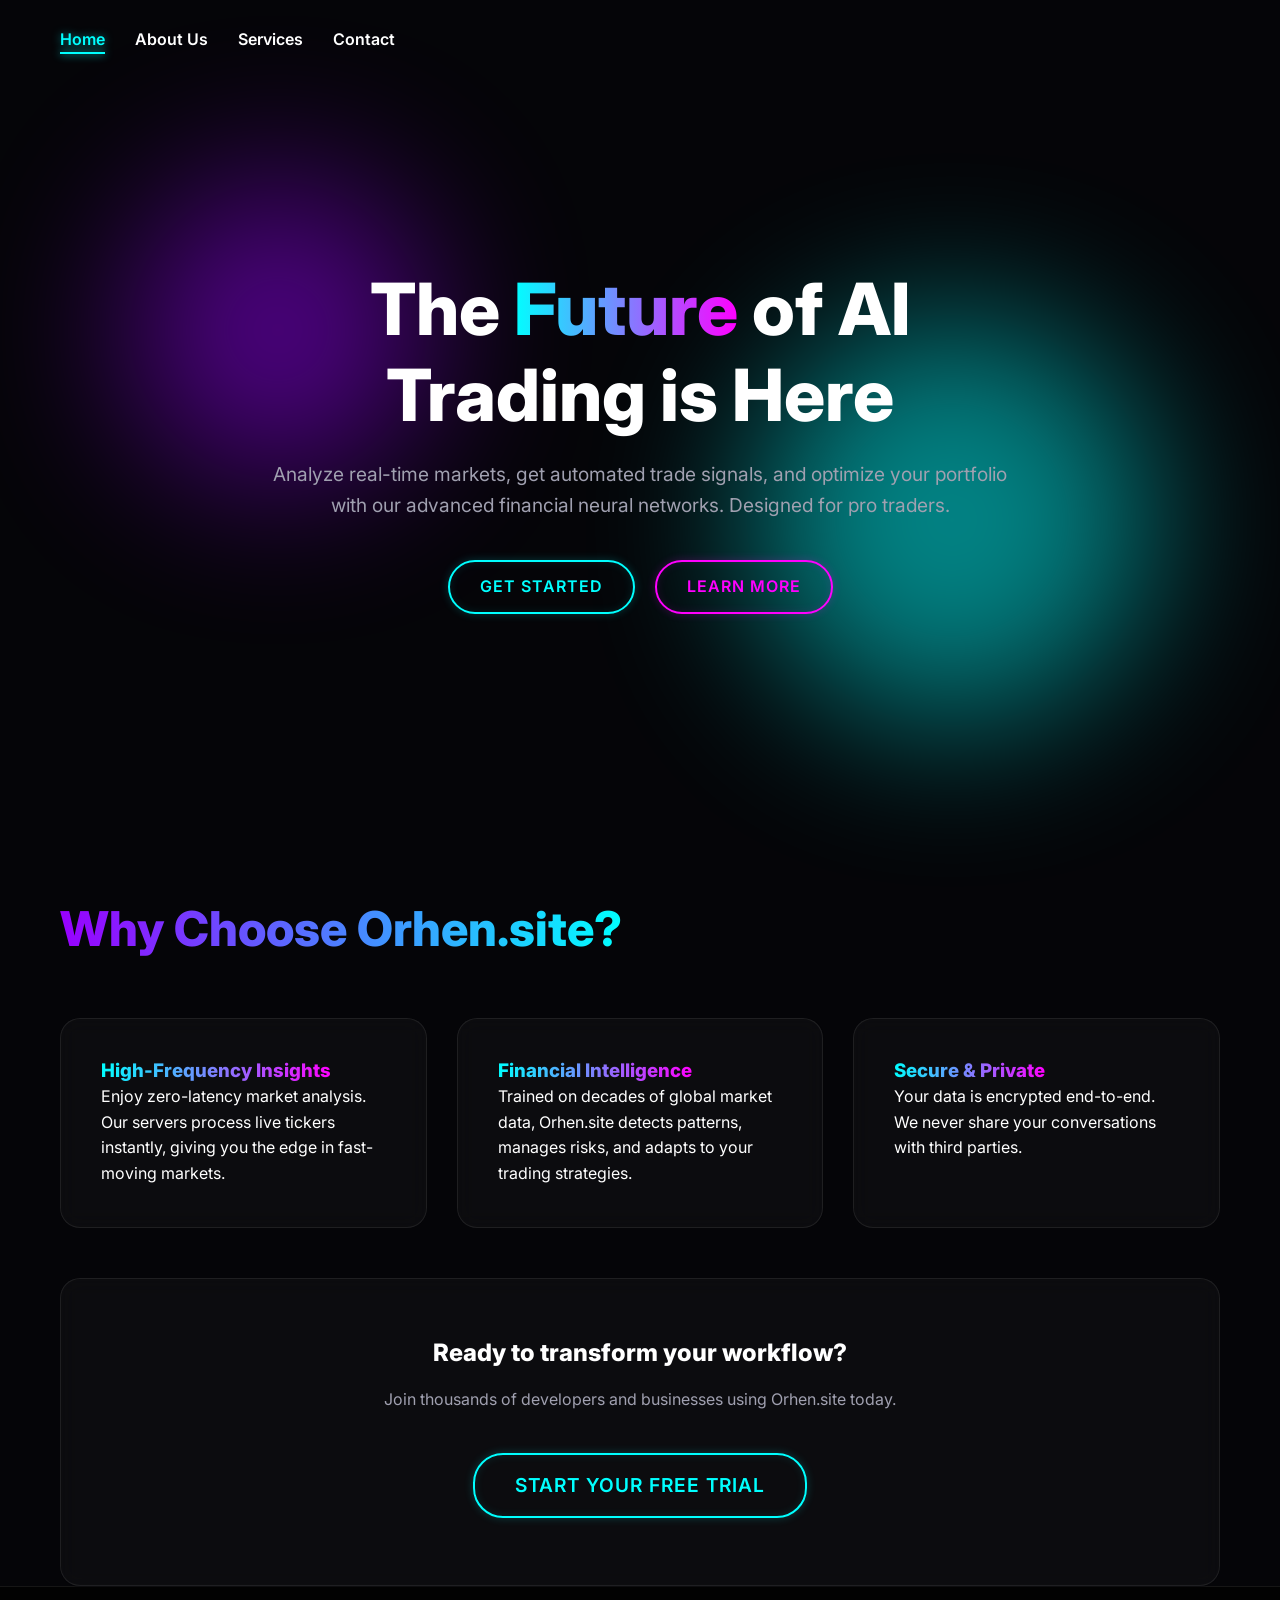
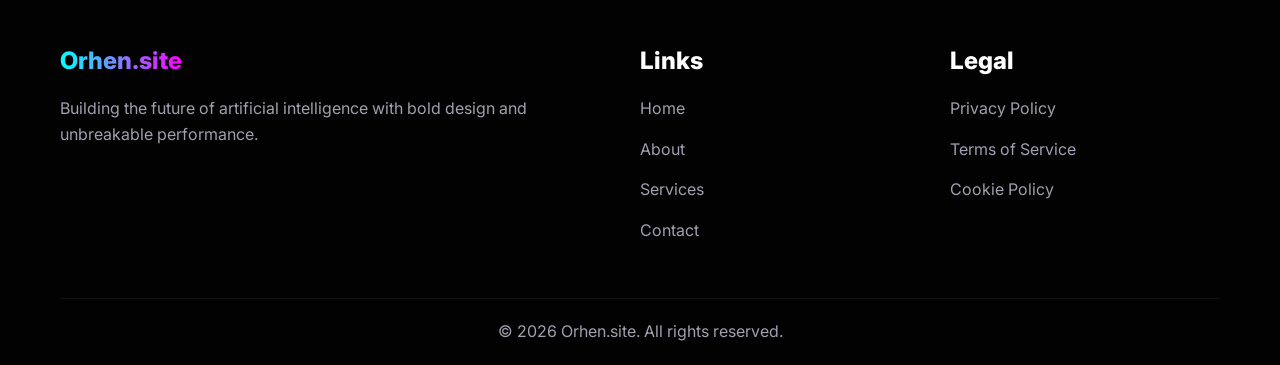
<file: index.html>
<!DOCTYPE html>
<html lang="en">
<head>
    <meta charset="UTF-8">
    <meta name="viewport" content="width=device-width, initial-scale=1.0">
    <title>Orhen.site | Next-Gen AI Chatbot</title>
    <link rel="stylesheet" href="style.css">
</head>
<body>

    <!-- Background Blobs -->
    <div class="blob blob-1"></div>
    <div class="blob blob-2"></div>

    <!-- Navigation -->
    <header>
        <div class="container nav-container">
            <!-- Logo removed -->
            <div class="mobile-menu-btn">☰</div>
            <ul class="nav-links">
                <li><a href="index.html">Home</a></li>
                <li><a href="about.html">About Us</a></li>
                <li><a href="services.html">Services</a></li>
                <li><a href="contact.html">Contact</a></li>
            </ul>
        </div>
    </header>

    <!-- Hero Section -->
    <section class="hero reveal">
        <div class="container hero-content">
            <h1>The <span class="text-gradient">Future</span> of AI Trading is Here</h1>
            <p>Analyze real-time markets, get automated trade signals, and optimize your portfolio with our advanced financial neural networks. Designed for pro traders.</p>
            <div class="hero-buttons">
                <a href="signup.html" class="btn btn-primary">Get Started</a>
                <a href="about.html" class="btn btn-secondary">Learn More</a>
            </div>
        </div>
    </section>

    <!-- Features Section -->
    <section id="features" class="container">
        <h2 class="section-title text-gradient-purple reveal">Why Choose Orhen.site?</h2>
        <div class="grid-3">
            <div class="glass-card reveal">
                <h3 class="text-gradient">High-Frequency Insights</h3>
                <p>Enjoy zero-latency market analysis. Our servers process live tickers instantly, giving you the edge in fast-moving markets.</p>
            </div>
            <div class="glass-card reveal" style="transition-delay: 0.2s">
                <h3 class="text-gradient">Financial Intelligence</h3>
                <p>Trained on decades of global market data, Orhen.site detects patterns, manages risks, and adapts to your trading strategies.</p>
            </div>
            <div class="glass-card reveal" style="transition-delay: 0.4s">
                <h3 class="text-gradient">Secure & Private</h3>
                <p>Your data is encrypted end-to-end. We never share your conversations with third parties.</p>
            </div>
        </div>
    </section>

    <!-- CTA Section -->
    <section class="container" style="text-align: center; margin-top: 50px;">
        <div class="glass-card reveal" style="padding: 60px 40px;">
            <h2>Ready to transform your workflow?</h2>
            <p style="margin: 20px 0 40px; color: var(--text-muted);">Join thousands of developers and businesses using Orhen.site today.</p>
            <a href="services.html" class="btn btn-primary" style="font-size: 1.2rem; padding: 15px 40px;">Start your Free Trial</a>
        </div>
    </section>

    <!-- Footer -->
    <footer>
        <div class="container">
            <div class="footer-grid">
                <div class="footer-col">
                    <h3 class="text-gradient">Orhen.site</h3>
                    <p>Building the future of artificial intelligence with bold design and unbreakable performance.</p>
                </div>
                <div class="footer-col">
                    <h3>Links</h3>
                    <ul class="footer-links">
                        <li><a href="index.html">Home</a></li>
                        <li><a href="about.html">About</a></li>
                        <li><a href="services.html">Services</a></li>
                        <li><a href="contact.html">Contact</a></li>
                    </ul>
                </div>
                <div class="footer-col">
                    <h3>Legal</h3>
                    <ul class="footer-links">
                        <li><a href="#">Privacy Policy</a></li>
                        <li><a href="#">Terms of Service</a></li>
                        <li><a href="#">Cookie Policy</a></li>
                    </ul>
                </div>
            </div>
            <div class="footer-bottom">
                <p>&copy; 2026 Orhen.site. All rights reserved.</p>
            </div>
        </div>
    </footer>

    <script src="script.js"></script>
</body>
</html>
</file>
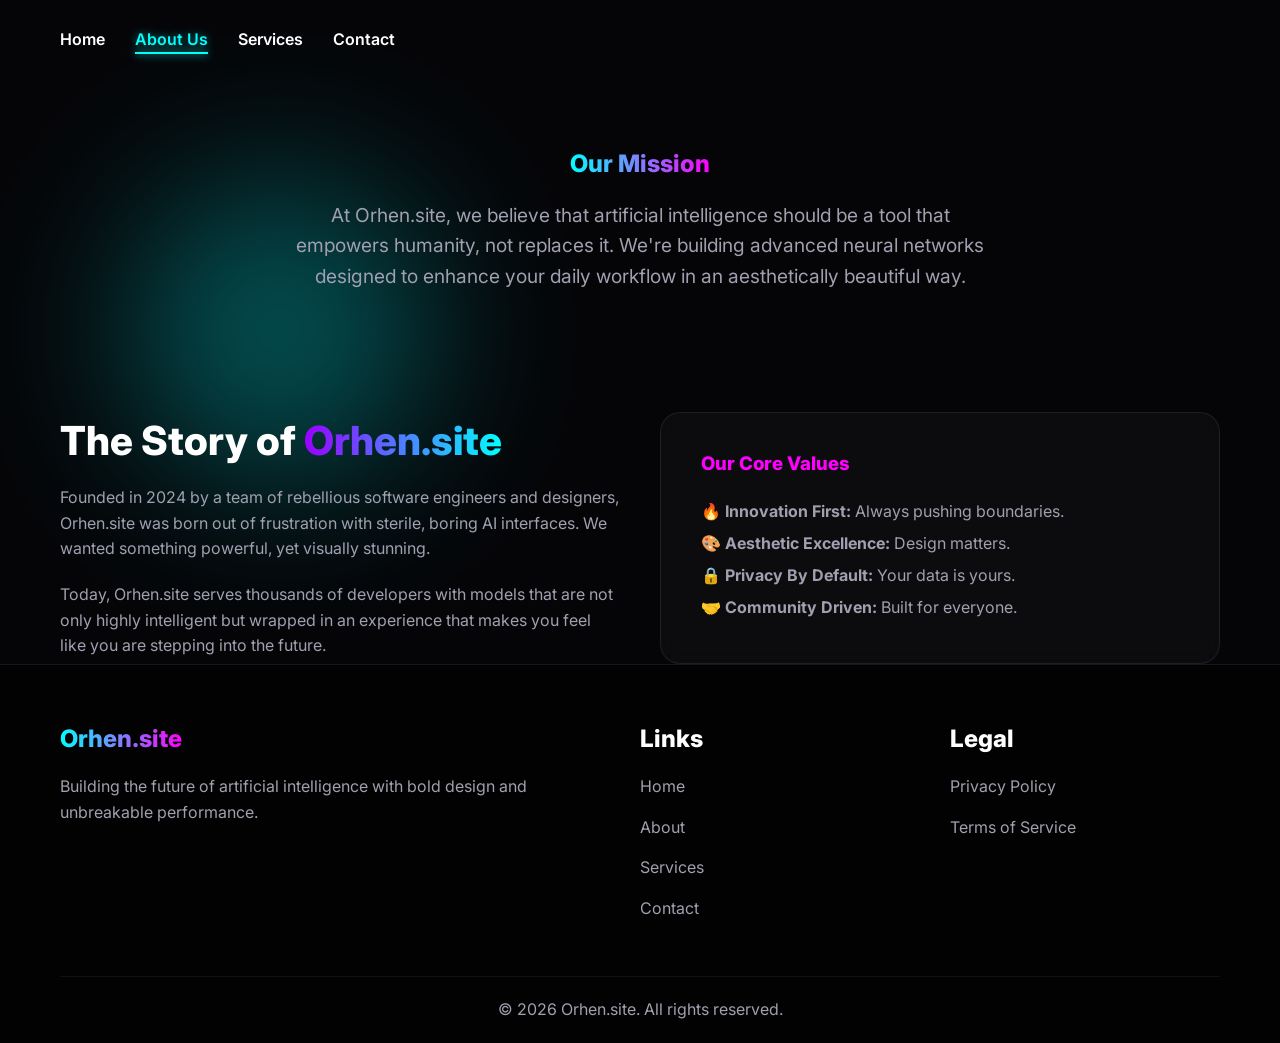
<file: about.html>
<!DOCTYPE html>
<html lang="en">
<head>
    <meta charset="UTF-8">
    <meta name="viewport" content="width=device-width, initial-scale=1.0">
    <title>About Us | Orhen.site</title>
    <link rel="stylesheet" href="style.css">
</head>
<body>

    <!-- Background Blobs -->
    <div class="blob blob-1" style="background: var(--neon-cyan); opacity: 0.3;"></div>

    <!-- Navigation -->
    <header>
        <div class="container nav-container">
            <!-- Logo removed -->
            <div class="mobile-menu-btn">☰</div>
            <ul class="nav-links">
                <li><a href="index.html">Home</a></li>
                <li><a href="about.html" class="active">About Us</a></li>
                <li><a href="services.html">Services</a></li>
                <li><a href="contact.html">Contact</a></li>
            </ul>
        </div>
    </header>

    <!-- Header Section -->
    <section class="reveal" style="padding-top: 150px; padding-bottom: 50px;">
        <div class="container" style="text-align: center;">
            <h1 class="text-gradient">Our Mission</h1>
            <p style="font-size: 1.2rem; max-width: 700px; margin: 20px auto; color: var(--text-muted);">
                At Orhen.site, we believe that artificial intelligence should be a tool that empowers humanity, not replaces it.
                We're building advanced neural networks designed to enhance your daily workflow in an aesthetically beautiful way.
            </p>
        </div>
    </section>

    <!-- Company Story Section -->
    <section class="container reveal" style="padding-top: 50px;">
        <div class="grid-2">
            <div>
                <h2 style="font-size: 2.5rem; margin-bottom: 20px;">The Story of <span class="text-gradient-purple">Orhen.site</span></h2>
                <p style="color: var(--text-muted); margin-bottom: 20px;">
                    Founded in 2024 by a team of rebellious software engineers and designers, Orhen.site was born out of frustration with sterile, boring AI interfaces. We wanted something powerful, yet visually stunning.
                </p>
                <p style="color: var(--text-muted);">
                    Today, Orhen.site serves thousands of developers with models that are not only highly intelligent but wrapped in an experience that makes you feel like you are stepping into the future.
                </p>
            </div>
            <div class="glass-card">
                <h3 style="color: var(--neon-pink); margin-bottom: 20px;">Our Core Values</h3>
                <ul style="list-style: none; color: var(--text-muted); line-height: 2;">
                    <li>🔥 <strong>Innovation First:</strong> Always pushing boundaries.</li>
                    <li>🎨 <strong>Aesthetic Excellence:</strong> Design matters.</li>
                    <li>🔒 <strong>Privacy By Default:</strong> Your data is yours.</li>
                    <li>🤝 <strong>Community Driven:</strong> Built for everyone.</li>
                </ul>
            </div>
        </div>
    </section>

    <!-- Footer -->
    <footer>
        <div class="container">
            <div class="footer-grid">
                <div class="footer-col">
                    <h3 class="text-gradient">Orhen.site</h3>
                    <p>Building the future of artificial intelligence with bold design and unbreakable performance.</p>
                </div>
                <div class="footer-col">
                    <h3>Links</h3>
                    <ul class="footer-links">
                        <li><a href="index.html">Home</a></li>
                        <li><a href="about.html">About</a></li>
                        <li><a href="services.html">Services</a></li>
                        <li><a href="contact.html">Contact</a></li>
                    </ul>
                </div>
                <div class="footer-col">
                    <h3>Legal</h3>
                    <ul class="footer-links">
                        <li><a href="#">Privacy Policy</a></li>
                        <li><a href="#">Terms of Service</a></li>
                    </ul>
                </div>
            </div>
            <div class="footer-bottom">
                <p>&copy; 2026 Orhen.site. All rights reserved.</p>
            </div>
        </div>
    </footer>

    <script src="script.js"></script>
</body>
</html>
</file>
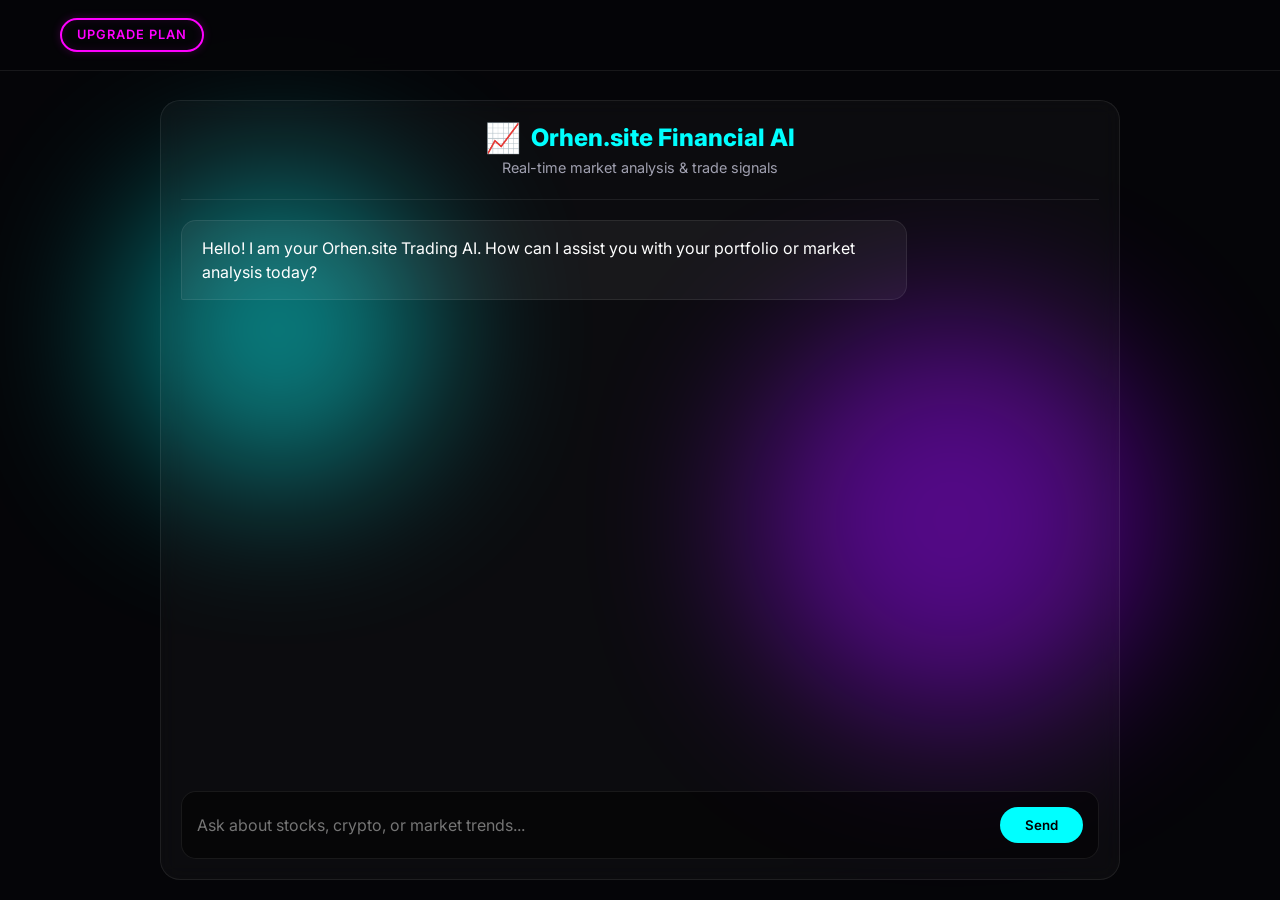
<file: chatbot.html>
<!DOCTYPE html>
<html lang="en">
<head>
    <meta charset="UTF-8">
    <meta name="viewport" content="width=device-width, initial-scale=1.0">
    <title>Orhen.site AI | Trading Terminal</title>
    <link rel="stylesheet" href="style.css">
    <style>
        body { overflow: hidden; }
        .chat-container {
            display: flex;
            flex-direction: column;
            height: calc(100vh - 80px);
            margin-top: 80px;
            max-width: 1000px;
            margin-left: auto;
            margin-right: auto;
            padding: 20px;
        }
        .chat-header {
            text-align: center;
            padding-bottom: 20px;
            border-bottom: 1px solid var(--glass-border);
            margin-bottom: 20px;
        }
        .chat-header h2 {
            font-size: 1.5rem;
            color: var(--neon-cyan);
            display: flex;
            align-items: center;
            justify-content: center;
            gap: 10px;
        }
        .chat-header h2::before {
            content: '📈';
            font-size: 1.8rem;
        }
        .messages {
            flex: 1;
            overflow-y: auto;
            display: flex;
            flex-direction: column;
            gap: 15px;
            padding-right: 10px;
        }
        .messages::-webkit-scrollbar { width: 6px; }
        .message {
            max-width: 80%;
            padding: 15px 20px;
            border-radius: 15px;
            line-height: 1.5;
            animation: fadeUp 0.3s ease forwards;
        }
        .message.bot {
            align-self: flex-start;
            background: rgba(255, 255, 255, 0.05);
            border: 1px solid var(--glass-border);
            border-bottom-left-radius: 2px;
        }
        .message.user {
            align-self: flex-end;
            background: linear-gradient(135deg, var(--neon-purple), var(--neon-pink));
            color: white;
            border-bottom-right-radius: 2px;
            box-shadow: 0 4px 15px rgba(255, 0, 255, 0.2);
        }
        .chat-input {
            display: flex;
            gap: 15px;
            margin-top: 20px;
            background: rgba(0,0,0,0.5);
            padding: 15px;
            border-radius: 15px;
            border: 1px solid var(--glass-border);
        }
        .chat-input input {
            flex: 1;
            background: transparent;
            border: none;
            color: white;
            font-size: 1rem;
            outline: none;
        }
        .chat-input button {
            background: var(--neon-cyan);
            color: black;
            border: none;
            padding: 10px 25px;
            border-radius: 25px;
            font-weight: 600;
            cursor: pointer;
            transition: var(--transition);
        }
        .chat-input button:hover {
            box-shadow: 0 0 15px var(--neon-cyan);
            transform: scale(1.05);
        }
        @media (max-width: 768px) {
            .chat-container { padding: 10px; height: calc(100vh - 70px); margin-top: 70px; }
            .message { max-width: 90%; font-size: 0.95rem; }
        }
    </style>
</head>
<body>
    <div class="blob blob-1" style="background: var(--neon-cyan);"></div>
    <div class="blob blob-2" style="background: var(--neon-purple);"></div>

    <header class="scrolled">
        <div class="container nav-container" style="height: 70px;">
            <!-- Logo removed -->
            <div class="nav-links" style="display: flex;">
                <a href="services.html" class="btn btn-secondary" style="padding: 5px 15px; font-size: 0.8rem; border-radius: 20px;">Upgrade Plan</a>
            </div>
        </div>
    </header>

    <div class="chat-container">
        <div class="glass-card" style="flex: 1; display: flex; flex-direction: column; padding: 20px;">
            <div class="chat-header">
                <h2>Orhen.site Financial AI</h2>
                <p style="color: var(--text-muted); font-size: 0.9rem;">Real-time market analysis & trade signals</p>
            </div>
            
            <div class="messages" id="chat-box">
                <div class="message bot">
                    Hello! I am your Orhen.site Trading AI. How can I assist you with your portfolio or market analysis today?
                </div>
            </div>

            <form class="chat-input" id="chat-form">
                <input type="text" id="user-input" placeholder="Ask about stocks, crypto, or market trends..." required autocomplete="off">
                <button type="submit">Send</button>
            </form>
        </div>
    </div>

    <!-- Firebase Logic Here Not Strictly Required Since We Assume Session Already Authenticated For This Demo, But Keep Scripts -->
    <script src="script.js"></script>
    <script>
        const form = document.getElementById('chat-form');
        const input = document.getElementById('user-input');
        const chatBox = document.getElementById('chat-box');

        form.addEventListener('submit', (e) => {
            e.preventDefault();
            const text = input.value.trim();
            if(!text) return;

            // Append User Message
            const userMsg = document.createElement('div');
            userMsg.className = 'message user';
            userMsg.textContent = text;
            chatBox.appendChild(userMsg);

            input.value = '';
            chatBox.scrollTop = chatBox.scrollHeight;

            // Bot Response Details
            setTimeout(() => {
                const botMsg = document.createElement('div');
                botMsg.className = 'message bot';
                botMsg.innerHTML = '<span style="color: #ff4444; font-weight: bold;">⚠️ Your limit exceeded</span><br><br>You have reached your free tier limit for market queries. Please upgrade your plan to continue receiving real-time predictive insights and trading signals.';
                
                const upgradeBtn = document.createElement('a');
                upgradeBtn.href = "services.html";
                upgradeBtn.className = "btn btn-primary";
                upgradeBtn.style.cssText = "display: inline-block; margin-top: 15px; padding: 8px 20px; font-size: 0.85rem;";
                upgradeBtn.textContent = "View Plans";
                botMsg.appendChild(document.createElement('br'));
                botMsg.appendChild(upgradeBtn);

                chatBox.appendChild(botMsg);
                chatBox.scrollTop = chatBox.scrollHeight;
            }, 800); // Slight delay to simulate thinking
        });
    </script>
</body>
</html>
</file>
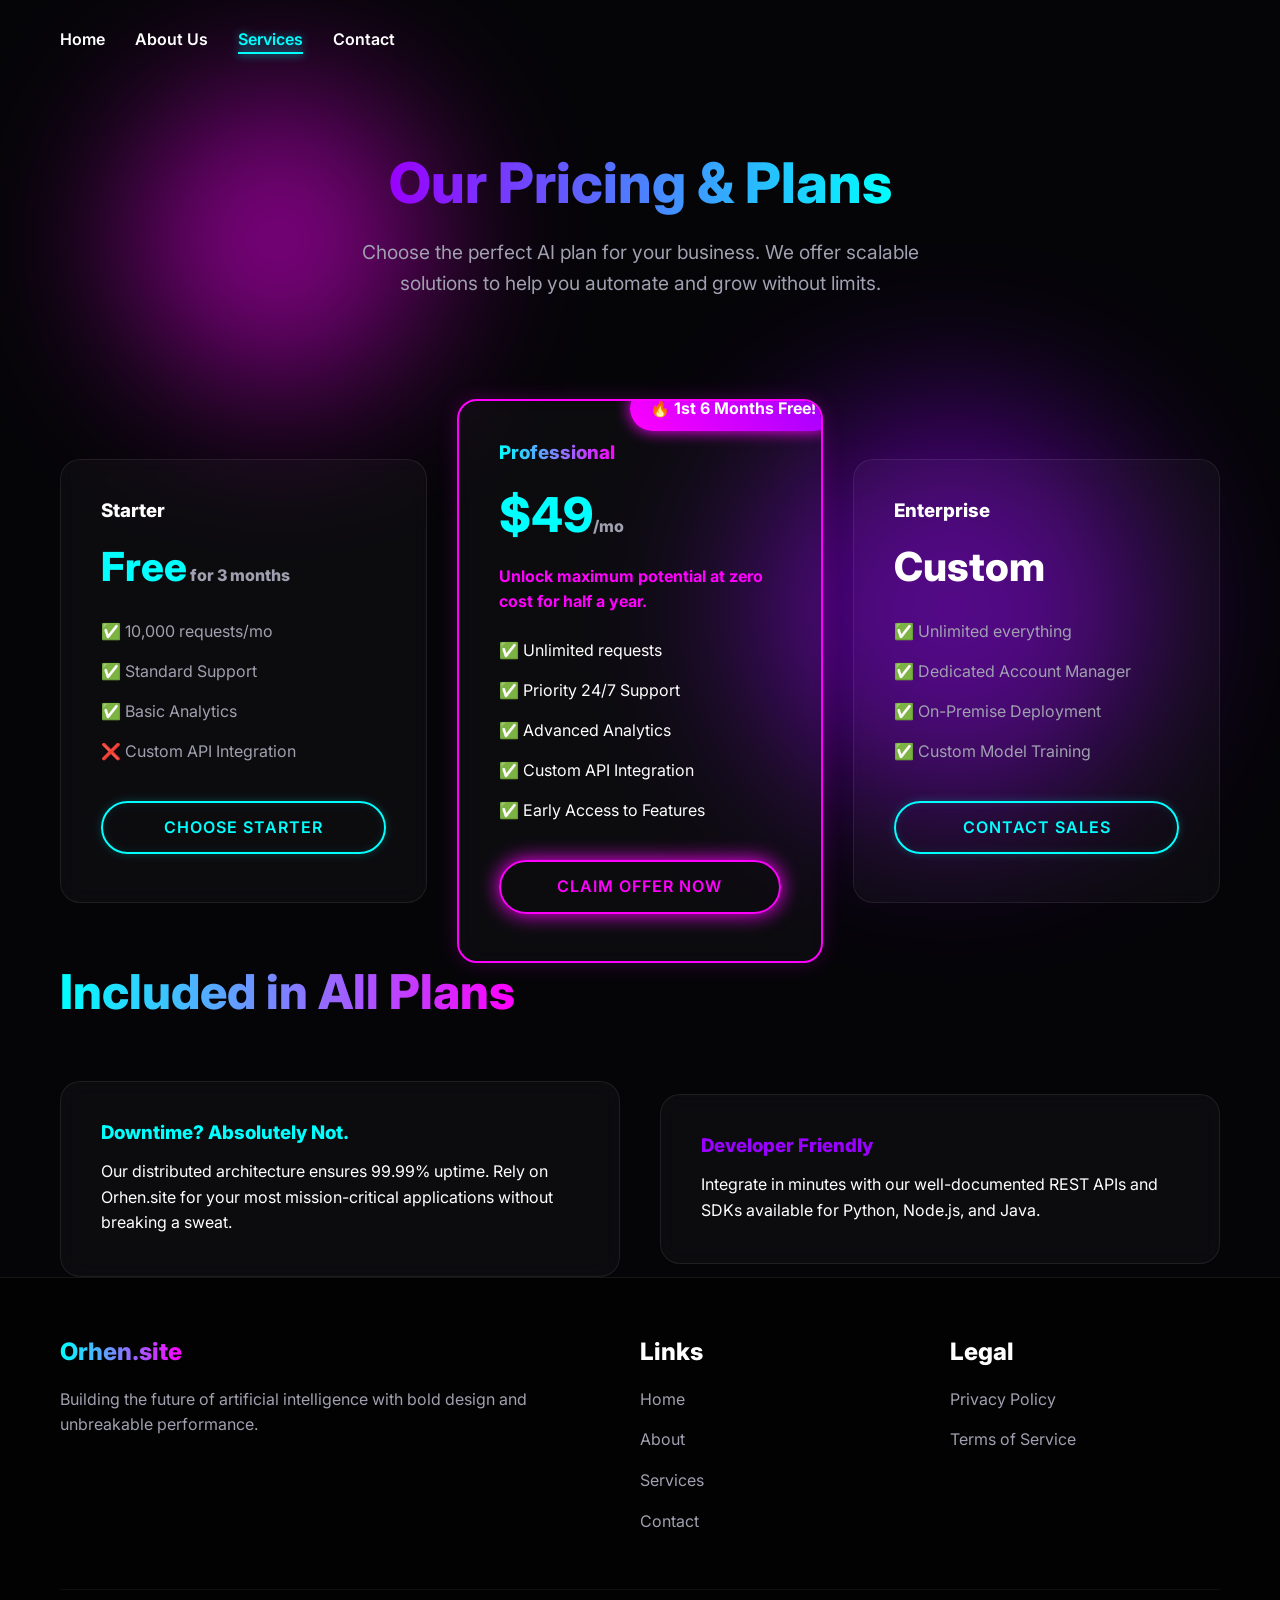
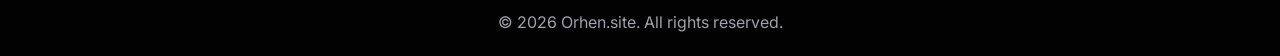
<file: services.html>
<!DOCTYPE html>
<html lang="en">
<head>
    <meta charset="UTF-8">
    <meta name="viewport" content="width=device-width, initial-scale=1.0">
    <title>Services | Orhen.site</title>
    <link rel="stylesheet" href="style.css">
</head>
<body>

    <!-- Background Blobs -->
    <div class="blob blob-1" style="background: var(--neon-pink); top: 10%;"></div>
    <div class="blob blob-2" style="background: var(--neon-purple); bottom: 10%;"></div>

    <!-- Navigation -->
    <header>
        <div class="container nav-container">
            <!-- Logo removed -->
            <div class="mobile-menu-btn">☰</div>
            <ul class="nav-links">
                <li><a href="index.html">Home</a></li>
                <li><a href="about.html">About Us</a></li>
                <li><a href="services.html" class="active">Services</a></li>
                <li><a href="contact.html">Contact</a></li>
            </ul>
        </div>
    </header>

    <!-- Header Section -->
    <section class="reveal" style="padding-top: 150px; padding-bottom: 50px;">
        <div class="container" style="text-align: center;">
            <h1 class="text-gradient-purple" style="font-size: 3.5rem; margin-bottom: 20px;">Our Pricing & Plans</h1>
            <p style="font-size: 1.2rem; max-width: 600px; margin: 0 auto; color: var(--text-muted);">
                Choose the perfect AI plan for your business. We offer scalable solutions to help you automate and grow without limits.
            </p>
        </div>
    </section>

    <!-- Pricing Section -->
    <section class="container" style="padding-top: 50px;">
        <div class="grid-3" style="align-items: center;">
            
            <!-- Basic Plan -->
            <div class="glass-card reveal">
                <h3>Starter</h3>
                <h2 style="font-size: 2.5rem; margin: 20px 0; color: var(--neon-cyan);">Free<span style="font-size: 1rem; color: var(--text-muted);"> for 3 months</span></h2>
                <ul style="list-style: none; margin-bottom: 30px; line-height: 2.5; color: var(--text-muted);">
                    <li>✅ 10,000 requests/mo</li>
                    <li>✅ Standard Support</li>
                    <li>✅ Basic Analytics</li>
                    <li>❌ Custom API Integration</li>
                </ul>
                <a href="signup.html" class="btn btn-primary" style="width: 100%; text-align: center;">Choose Starter</a>
            </div>

            <!-- Pro Plan (Special Offer) -->
            <div class="glass-card reveal special-offer-card" style="transition-delay: 0.2s;">
                <div class="badge">🔥 1st 6 Months Free!</div>
                <h3 class="text-gradient">Professional</h3>
                <h2 style="font-size: 3rem; margin: 20px 0; color: var(--neon-cyan);">$49<span style="font-size: 1rem; color: var(--text-muted);">/mo</span></h2>
                <p style="color: var(--neon-pink); font-weight: bold; margin-bottom: 15px;">Unlock maximum potential at zero cost for half a year.</p>
                <ul style="list-style: none; margin-bottom: 30px; line-height: 2.5;">
                    <li>✅ Unlimited requests</li>
                    <li>✅ Priority 24/7 Support</li>
                    <li>✅ Advanced Analytics</li>
                    <li>✅ Custom API Integration</li>
                    <li>✅ Early Access to Features</li>
                </ul>
                <a href="signup.html" class="btn btn-secondary" style="width: 100%; text-align: center; box-shadow: 0 0 20px var(--neon-pink);">Claim Offer Now</a>
            </div>

            <!-- Enterprise Plan -->
            <div class="glass-card reveal" style="transition-delay: 0.4s;">
                <h3>Enterprise</h3>
                <h2 style="font-size: 2.5rem; margin: 20px 0;">Custom</h2>
                <ul style="list-style: none; margin-bottom: 30px; line-height: 2.5; color: var(--text-muted);">
                    <li>✅ Unlimited everything</li>
                    <li>✅ Dedicated Account Manager</li>
                    <li>✅ On-Premise Deployment</li>
                    <li>✅ Custom Model Training</li>
                </ul>
                <a href="signup.html" class="btn btn-primary" style="width: 100%; text-align: center;">Contact Sales</a>
            </div>

        </div>
    </section>

    <!-- Additional Service Details -->
    <section class="container reveal">
        <h2 class="section-title text-gradient">Included in All Plans</h2>
        <div class="grid-2">
            <div class="glass-card">
                <h3 style="color: var(--neon-cyan); margin-bottom: 15px;">Downtime? Absolutely Not.</h3>
                <p>Our distributed architecture ensures 99.99% uptime. Rely on Orhen.site for your most mission-critical applications without breaking a sweat.</p>
            </div>
            <div class="glass-card">
                <h3 style="color: var(--neon-purple); margin-bottom: 15px;">Developer Friendly</h3>
                <p>Integrate in minutes with our well-documented REST APIs and SDKs available for Python, Node.js, and Java.</p>
            </div>
        </div>
    </section>

    <!-- Footer -->
    <footer>
        <div class="container">
            <div class="footer-grid">
                <div class="footer-col">
                    <h3 class="text-gradient">Orhen.site</h3>
                    <p>Building the future of artificial intelligence with bold design and unbreakable performance.</p>
                </div>
                <div class="footer-col">
                    <h3>Links</h3>
                    <ul class="footer-links">
                        <li><a href="index.html">Home</a></li>
                        <li><a href="about.html">About</a></li>
                        <li><a href="services.html">Services</a></li>
                        <li><a href="contact.html">Contact</a></li>
                    </ul>
                </div>
                <div class="footer-col">
                    <h3>Legal</h3>
                    <ul class="footer-links">
                        <li><a href="#">Privacy Policy</a></li>
                        <li><a href="#">Terms of Service</a></li>
                    </ul>
                </div>
            </div>
            <div class="footer-bottom">
                <p>&copy; 2026 Orhen.site. All rights reserved.</p>
            </div>
        </div>
    </footer>

    <script src="script.js"></script>
</body>
</html>
</file>
<file: style.css>
@import url('https://fonts.googleapis.com/css2?family=Inter:wght@300;400;600;800&display=swap');

:root {
    --neon-cyan: #0ff;
    --neon-pink: #f0f;
    --neon-purple: #90f;
    --dark-bg: #050508;
    --glass-bg: rgba(255, 255, 255, 0.03);
    --glass-border: rgba(255, 255, 255, 0.08);
    --text-main: #ffffff;
    --text-muted: #a0a0b0;
    --transition: all 0.3s ease;
}

* {
    margin: 0;
    padding: 0;
    box-sizing: border-box;
    font-family: 'Inter', sans-serif;
}

body {
    background-color: var(--dark-bg);
    color: var(--text-main);
    overflow-x: hidden;
    line-height: 1.6;
}

::-webkit-scrollbar {
    width: 10px;
}
::-webkit-scrollbar-track {
    background: var(--dark-bg);
}
::-webkit-scrollbar-thumb {
    background: var(--neon-purple);
    border-radius: 5px;
}

/* Typography */
h1, h2, h3 {
    font-weight: 800;
    line-height: 1.2;
}

a {
    text-decoration: none;
    color: var(--text-main);
    transition: var(--transition);
}

/* Layout & Utils */
.container {
    max-width: 1200px;
    margin: 0 auto;
    padding: 0 20px;
}

.text-gradient {
    background: linear-gradient(90deg, var(--neon-cyan), var(--neon-pink));
    -webkit-background-clip: text;
    background-clip: text;
    -webkit-text-fill-color: transparent;
    display: inline-block;
}

.text-gradient-purple {
    background: linear-gradient(90deg, var(--neon-purple), var(--neon-cyan));
    -webkit-background-clip: text;
    background-clip: text;
    -webkit-text-fill-color: transparent;
    display: inline-block;
}

/* Navbar */
header {
    position: fixed;
    top: 0;
    width: 100%;
    z-index: 1000;
    background: transparent;
    backdrop-filter: blur(0px);
    border-bottom: 1px solid transparent;
    transition: background 0.4s ease, backdrop-filter 0.4s ease, border-bottom 0.4s ease;
    animation: slideDown 0.8s ease forwards;
}

header.scrolled {
    background: rgba(5, 5, 8, 0.85);
    backdrop-filter: blur(12px);
    border-bottom: 1px solid var(--glass-border);
}

@keyframes slideDown {
    from { transform: translateY(-100%); opacity: 0; }
    to { transform: translateY(0); opacity: 1; }
}

.nav-container {
    display: flex;
    justify-content: space-between;
    align-items: center;
    height: 80px;
}

.logo {
    font-size: 1.8rem;
    font-weight: 800;
    letter-spacing: 1px;
    text-shadow: 0 0 10px rgba(0, 255, 255, 0.5);
    transition: var(--transition);
}

.logo:hover {
    text-shadow: 0 0 20px rgba(0, 255, 255, 0.8), 0 0 40px rgba(255, 0, 255, 0.6);
    transform: scale(1.05);
}

.nav-links {
    display: flex;
    gap: 30px;
    list-style: none;
}

.nav-links a {
    font-size: 1rem;
    font-weight: 600;
    position: relative;
    padding: 5px 0;
}

.nav-links a::after {
    content: '';
    position: absolute;
    bottom: 0;
    left: 0;
    width: 0;
    height: 2px;
    background: var(--neon-cyan);
    transition: width 0.3s ease;
    box-shadow: 0 0 8px var(--neon-cyan);
}

.nav-links a:hover::after,
.nav-links a.active::after {
    width: 100%;
}

.nav-links a:hover,
.nav-links a.active {
    color: var(--neon-cyan);
    text-shadow: 0 0 8px rgba(0, 255, 255, 0.5);
}

.mobile-menu-btn {
    display: none;
    font-size: 1.5rem;
    cursor: pointer;
    color: var(--neon-cyan);
}

/* Buttons */
.btn {
    display: inline-block;
    padding: 12px 30px;
    border-radius: 30px;
    font-weight: 600;
    font-size: 1rem;
    cursor: pointer;
    transition: all 0.4s cubic-bezier(0.16, 1, 0.3, 1);
    border: none;
    outline: none;
    text-transform: uppercase;
    letter-spacing: 1px;
    position: relative;
    overflow: hidden;
    z-index: 1;
}

.btn::before {
    content: '';
    position: absolute;
    top: 0; left: 0; width: 100%; height: 100%;
    background: rgba(255,255,255,0.1);
    transform: scaleX(0);
    transform-origin: right;
    transition: transform 0.4s cubic-bezier(0.16, 1, 0.3, 1);
    z-index: -1;
    border-radius: 30px;
}

.btn:hover::before {
    transform: scaleX(1);
    transform-origin: left;
}

.btn-primary {
    background: transparent;
    border: 2px solid var(--neon-cyan);
    color: var(--neon-cyan);
    box-shadow: 0 0 10px rgba(0, 255, 255, 0.2), inset 0 0 10px rgba(0, 255, 255, 0.1);
}

.btn-primary:hover {
    background: var(--neon-cyan);
    color: var(--dark-bg);
    box-shadow: 0 0 20px var(--neon-cyan), inset 0 0 10px rgba(255, 255, 255, 0.5);
}

.btn-secondary {
    background: transparent;
    border: 2px solid var(--neon-pink);
    color: var(--neon-pink);
    box-shadow: 0 0 10px rgba(255, 0, 255, 0.2), inset 0 0 10px rgba(255, 0, 255, 0.1);
}

.btn-secondary:hover {
    background: var(--neon-pink);
    color: var(--dark-bg);
    box-shadow: 0 0 20px var(--neon-pink), inset 0 0 10px rgba(255, 255, 255, 0.5);
}

/* Sections */
section {
    padding: 100px 0;
    position: relative;
}

.hero {
    min-height: 100vh;
    display: flex;
    align-items: center;
    position: relative;
    padding-top: 80px;
}

.hero-content {
    max-width: 800px;
    margin: 0 auto;
    text-align: center;
    position: relative;
    z-index: 2;
}

.hero h1 {
    font-size: 4.5rem;
    margin-bottom: 20px;
    opacity: 0;
    animation: fadeUp 1s cubic-bezier(0.16, 1, 0.3, 1) forwards, glowText 3s infinite alternate 1s;
}

.hero p {
    font-size: 1.2rem;
    color: var(--text-muted);
    margin-bottom: 40px;
    opacity: 0;
    animation: fadeUp 1s cubic-bezier(0.16, 1, 0.3, 1) 0.2s forwards;
}

.hero-buttons {
    display: flex;
    gap: 20px;
    justify-content: center;
    opacity: 0;
    animation: fadeUp 1s cubic-bezier(0.16, 1, 0.3, 1) 0.4s forwards;
}

@keyframes fadeUp {
    from { opacity: 0; transform: translateY(40px); }
    to { opacity: 1; transform: translateY(0); }
}

/* Blob Animation Background */
.blob {
    position: absolute;
    border-radius: 50%;
    filter: blur(80px);
    z-index: 0;
    opacity: 0.5;
}

.blob-1 {
    top: 20%;
    left: 10%;
    width: 300px;
    height: 300px;
    background: var(--neon-purple);
    animation: float 10s ease-in-out infinite;
}

.blob-2 {
    bottom: 20%;
    right: 10%;
    width: 400px;
    height: 400px;
    background: var(--neon-cyan);
    animation: float 12s ease-in-out infinite reverse;
}

/* Cards */
.glass-card {
    background: var(--glass-bg);
    backdrop-filter: blur(10px);
    border: 1px solid var(--glass-border);
    border-radius: 20px;
    padding: 40px;
    transition: var(--transition);
    position: relative;
    overflow: hidden;
}

.glass-card::before {
    content: '';
    position: absolute;
    top: 0;
    left: -100%;
    width: 100%;
    height: 100%;
    background: linear-gradient(90deg, transparent, rgba(255,255,255,0.1), transparent);
    transition: var(--transition);
}

.glass-card:hover {
    transform: translateY(-10px);
    box-shadow: 0 15px 30px rgba(0,0,0,0.5), 0 0 20px rgba(0, 255, 255, 0.2);
    border-color: rgba(0, 255, 255, 0.3);
}

.glass-card:hover::before {
    left: 100%;
    transition: left 0.7s ease;
}

.grid-3 {
    display: grid;
    grid-template-columns: repeat(3, 1fr);
    gap: 30px;
}

.grid-2 {
    display: grid;
    grid-template-columns: repeat(2, 1fr);
    gap: 40px;
    align-items: center;
}

/* Section Titles */
.section-title {
    text-align: center;
    font-size: 3rem;
    margin-bottom: 60px;
}

/* Specifics for Services Page - Free Offer */
.special-offer-card {
    border: 2px solid var(--neon-pink);
    box-shadow: 0 0 20px rgba(255, 0, 255, 0.2);
    position: relative;
    transform: scale(1.05);
    z-index: 1;
}

.special-offer-card .badge {
    position: absolute;
    top: -15px;
    right: -15px;
    background: linear-gradient(45deg, var(--neon-pink), var(--neon-purple));
    color: white;
    padding: 10px 20px;
    border-radius: 30px;
    font-weight: bold;
    box-shadow: 0 0 15px var(--neon-pink);
    animation: pulseBadge 2s infinite;
}

.special-offer-card:hover {
    box-shadow: 0 0 30px rgba(255, 0, 255, 0.4);
    border-color: var(--neon-pink);
}

/* Form Styles */
.form-group {
    margin-bottom: 20px;
}

.form-group label {
    display: block;
    margin-bottom: 8px;
    color: var(--text-muted);
}

.form-control {
    width: 100%;
    padding: 15px;
    background: rgba(0,0,0,0.5);
    border: 1px solid var(--glass-border);
    border-radius: 10px;
    color: var(--text-main);
    font-size: 1rem;
    transition: var(--transition);
}

.form-control:focus {
    outline: none;
    border-color: var(--neon-cyan);
    box-shadow: 0 0 10px rgba(0, 255, 255, 0.2);
}

/* Footer */
footer {
    background: #020202;
    padding: 60px 0 20px;
    border-top: 1px solid var(--glass-border);
}

.footer-grid {
    display: grid;
    grid-template-columns: 2fr 1fr 1fr;
    gap: 40px;
    margin-bottom: 40px;
}

.footer-col h3 {
    font-size: 1.5rem;
    margin-bottom: 20px;
    color: var(--text-main);
}

.footer-col p {
    color: var(--text-muted);
}

.footer-links {
    list-style: none;
}

.footer-links li {
    margin-bottom: 15px;
}

.footer-links a {
    color: var(--text-muted);
}

.footer-links a:hover {
    color: var(--neon-cyan);
    padding-left: 5px;
}

.footer-bottom {
    text-align: center;
    padding-top: 20px;
    border-top: 1px solid rgba(255,255,255,0.05);
    color: var(--text-muted);
}

/* Animations */
@keyframes float {
    0% { transform: translateY(0px) scale(1); }
    50% { transform: translateY(-20px) scale(1.05); }
    100% { transform: translateY(0px) scale(1); }
}

@keyframes glowText {
    0% { text-shadow: 0 0 10px rgba(0, 255, 255, 0.2); }
    100% { text-shadow: 0 0 20px rgba(0, 255, 255, 0.6), 0 0 30px rgba(0, 255, 255, 0.4); }
}

@keyframes pulseBadge {
    0% { transform: scale(1); }
    50% { transform: scale(1.05); }
    100% { transform: scale(1); }
}

/* Scroll Reveal Classes */
.reveal {
    opacity: 0;
    transform: translateY(50px);
    transition: all 0.8s ease;
}

.reveal.active {
    opacity: 1;
    transform: translateY(0);
}

/* Responsive */
@media (max-width: 992px) {
    .grid-3 { grid-template-columns: repeat(2, 1fr); }
    .hero h1 { font-size: 3.5rem; }
}

@media (max-width: 768px) {
    .mobile-menu-btn { display: block; }
    
    .nav-links {
        position: fixed;
        right: -100%;
        top: 80px;
        flex-direction: column;
        background: rgba(5, 5, 8, 0.95);
        backdrop-filter: blur(15px);
        width: 100%;
        height: calc(100vh - 80px);
        align-items: center;
        justify-content: center;
        transition: 0.5s ease;
        border-top: 1px solid var(--glass-border);
    }

    .nav-links.active {
        right: 0;
    }

    .nav-links li {
        margin: 20px 0;
    }

    .nav-links a {
        font-size: 1.5rem;
    }

    .grid-3, .grid-2 { grid-template-columns: 1fr; }
    
    .hero h1 { font-size: 2.5rem; }
    
    .footer-grid { grid-template-columns: 1fr; }
    
    .special-offer-card { transform: scale(1); }
    
    .hero-buttons { flex-direction: column; width: 100%; max-width: 300px; margin: 0 auto; }
}

/* Enhanced Form UI/UX */
.input-wrapper {
    position: relative;
    margin-bottom: 25px;
}
.input-wrapper input {
    width: 100%;
    padding: 15px 15px 10px 15px;
    background: rgba(0,0,0,0.5);
    border: 1px solid var(--glass-border);
    border-radius: 10px;
    color: var(--text-main);
    font-size: 1rem;
    transition: var(--transition);
}
.input-wrapper input:focus {
    outline: none;
    border-color: var(--neon-cyan);
    box-shadow: 0 0 10px rgba(0, 255, 255, 0.2);
}
.input-wrapper label {
    position: absolute;
    top: 50%;
    left: 15px;
    transform: translateY(-50%);
    color: var(--text-muted);
    transition: var(--transition);
    pointer-events: none;
    font-size: 1rem;
}
.input-wrapper input:focus ~ label,
.input-wrapper input:valid ~ label {
    top: 5px;
    font-size: 0.75rem;
    color: var(--neon-cyan);
}
.input-icon {
    position: absolute;
    right: 15px;
    top: 50%;
    transform: translateY(-50%);
    color: var(--text-muted);
}
.spinner {
    height: 20px;
    width: 20px;
    border: 3px solid rgba(255,255,255,0.3);
    border-radius: 50%;
    border-top-color: white;
    animation: spin 1s ease-in-out infinite;
    display: inline-block;
    vertical-align: middle;
    margin-right: 10px;
}
@keyframes spin {
    to { transform: rotate(360deg); }
}
.btn.loading {
    color: transparent !important;
    position: relative;
    pointer-events: none;
}
.btn.loading::after {
    content: '';
    position: absolute;
    left: 50%;
    top: 50%;
    width: 20px;
    height: 20px;
    border: 3px solid rgba(255,255,255,0.3);
    border-radius: 50%;
    border-top-color: white;
    transform: translate(-50%, -50%);
    animation: spin 1s ease-in-out infinite;
}
</file>
